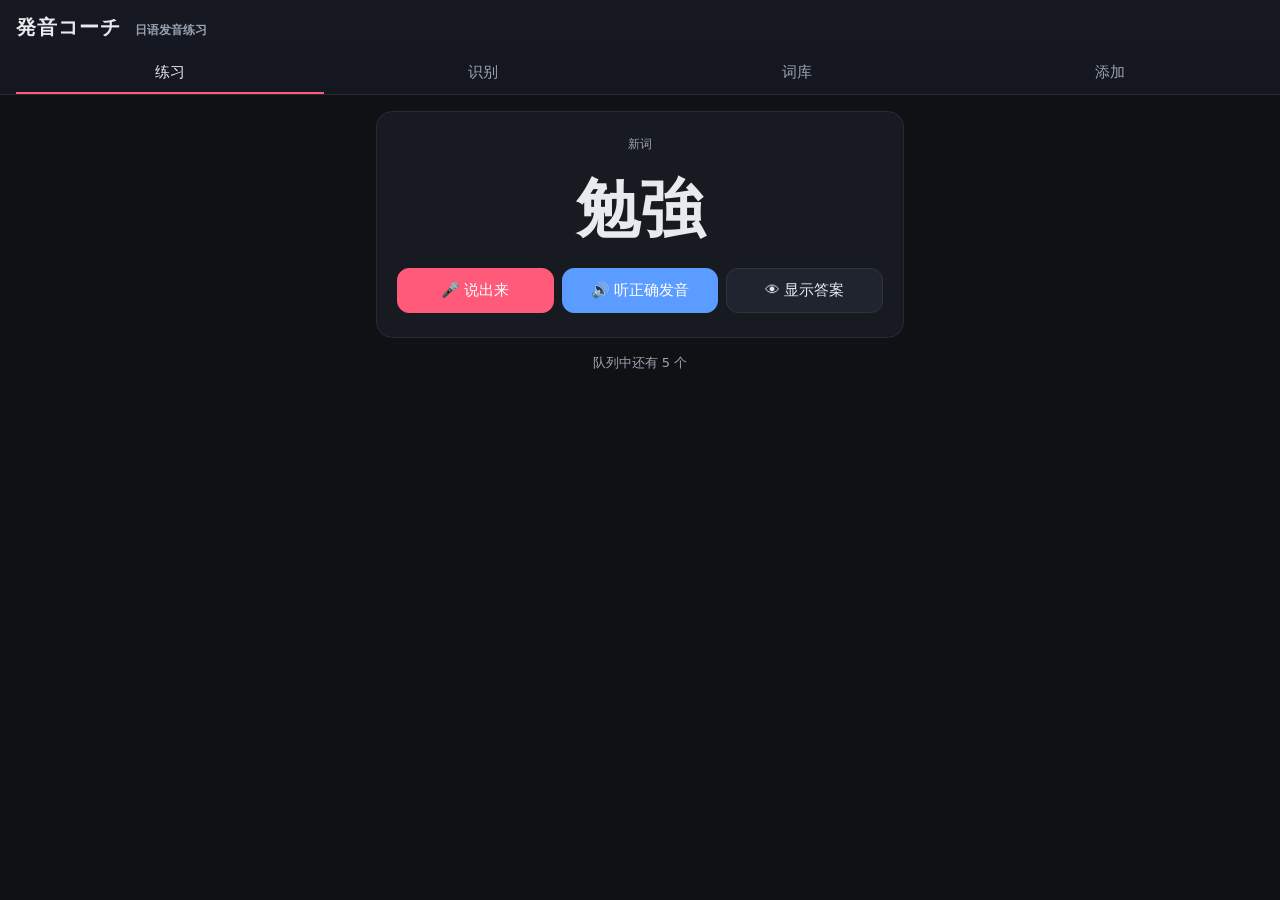
<file: index.html>
<!DOCTYPE html>
<html lang="zh">
<head>
  <meta charset="UTF-8" />
  <meta name="viewport" content="width=device-width, initial-scale=1.0, maximum-scale=1.0" />
  <title>発音コーチ · 日语发音练习</title>
  <link rel="stylesheet" href="styles.css" />
</head>
<body>
  <header class="topbar">
    <h1>発音コーチ <span class="sub">日语发音练习</span></h1>
    <nav class="tabs">
      <button class="tab active" data-view="practice">练习</button>
      <button class="tab" data-view="identify">识别</button>
      <button class="tab" data-view="library">词库</button>
      <button class="tab" data-view="add">添加</button>
    </nav>
  </header>

  <main>
    <!-- ============ PRACTICE ============ -->
    <section id="view-practice" class="view active">
      <div id="practice-empty" class="empty hidden">
        词库是空的。去「添加」一个短语，或让 Claude 帮你加。
      </div>

      <div id="practice-card" class="card practice-card hidden">
        <div class="due-badge" id="due-badge"></div>

        <div class="phrase-big" id="p-phrase">勉強</div>

        <div class="reveal hidden" id="p-reveal">
          <div class="reading">
            <span class="kana" id="p-kana">べんきょう</span>
            <span class="romaji" id="p-romaji">benkyō</span>
          </div>
          <div class="meaning" id="p-meaning">学习</div>
          <div class="trap hidden" id="p-trap"></div>
          <div class="example" id="p-example-box">
            <div class="ex-jp" id="p-ex"></div>
            <div class="ex-kana" id="p-ex-kana"></div>
            <div class="ex-zh" id="p-ex-zh"></div>
          </div>
        </div>

        <div class="speech-result hidden" id="speech-result">
          <div class="heard">听到：<b id="heard-text"></b></div>
          <div class="score-bar"><div class="score-fill" id="score-fill"></div></div>
          <div class="score-label" id="score-label"></div>
        </div>

        <div class="controls">
          <button class="btn btn-mic" id="btn-mic">🎤 说出来</button>
          <button class="btn btn-play" id="btn-play">🔊 听正确发音</button>
          <button class="btn btn-reveal" id="btn-reveal">👁 显示答案</button>
        </div>

        <div class="grade hidden" id="grade-row">
          <button class="btn grade-again" data-grade="again">😵 不会</button>
          <button class="btn grade-hard"  data-grade="hard">😐 勉强</button>
          <button class="btn grade-good"  data-grade="good">🙂 会了</button>
          <button class="btn grade-easy"  data-grade="easy">😎 太简单</button>
        </div>
      </div>

      <div class="practice-progress" id="practice-progress"></div>
    </section>

    <!-- ============ IDENTIFY ============ -->
    <section id="view-identify" class="view">
      <p class="hint">不知道日语怎么读？用中文读音说出这个词，我来帮你认出正确的日语发音。</p>

      <div class="card identify-card">
        <button class="btn btn-mic btn-mic-big" id="btn-id-mic">🎤 用中文读音说一个词</button>
        <button class="btn btn-mic-ja btn-mic-big" id="btn-id-mic-ja">🎌 用日语发音说一个词</button>
        <div class="id-listening hidden" id="id-listening">听着…请说出那个词</div>
        <div class="id-type-row">
          <input type="text" id="id-type-input" class="search" placeholder="或：直接输入汉字（中文 / 日文）" />
          <button class="btn" id="btn-id-type">查字典</button>
          <button class="btn btn-claude" id="btn-id-type-claude">🤖 Claude</button>
        </div>
      </div>

      <div class="card id-result hidden" id="id-result">
        <div class="id-heard">识别到：<b id="id-heard-text"></b></div>
        <div class="id-loading hidden" id="id-loading">📖 正在加载 JMdict 词典（首次约几秒）…</div>

        <div id="id-found" class="hidden">
          <div class="phrase-big" id="id-phrase"></div>
          <div class="reading">
            <span class="kana" id="id-kana"></span>
            <span class="romaji" id="id-romaji"></span>
          </div>
          <div class="meaning" id="id-meaning"></div>
          <div class="id-source hidden" id="id-source"></div>
          <div class="trap hidden" id="id-trap"></div>
          <div class="example hidden" id="id-example">
            <div class="ex-jp" id="id-ex"></div>
            <div class="ex-kana" id="id-ex-kana"></div>
            <div class="ex-zh" id="id-ex-zh"></div>
          </div>
          <div class="controls">
            <button class="btn btn-play" id="id-play">🔊 听发音</button>
            <button class="btn btn-primary" id="id-add">➕ 加入练习</button>
          </div>
          <div class="id-inlib hidden" id="id-inlib">✓ 已在你的词库中</div>
        </div>

        <div id="id-notfound" class="hidden">
          <div class="id-notfound-msg">
            字典里还没有 <b id="id-nf-word"></b>。
          </div>
          <div class="controls">
            <button class="btn btn-claude" id="id-nf-claude">🤖 用 Claude 查询</button>
            <button class="btn" id="id-copy">📋 复制这个词</button>
          </div>
        </div>
      </div>

      <p class="attribution">释义来自 <a href="https://github.com/yomidevs/jmdict-yomitan" target="_blank" rel="noopener">JMdict</a>（英文，CC BY-SA 4.0）；常见词的中文释义为内置。</p>
    </section>

    <!-- ============ LIBRARY ============ -->
    <section id="view-library" class="view">
      <input type="search" id="lib-search" class="search" placeholder="搜索 汉字 / 假名 / 中文意思…" />
      <div id="lib-list" class="lib-list"></div>
    </section>

    <!-- ============ ADD ============ -->
    <section id="view-add" class="view">
      <p class="hint">手动添加一个短语。只有「汉字短语」是必填的，其它留空时会尽量自动补全。</p>
      <form id="add-form" class="add-form">
        <label>汉字短语 *<input name="phrase" required placeholder="勉強" /></label>
        <label>假名读音<input name="kana" placeholder="べんきょう" /></label>
        <label>罗马音<input name="romaji" placeholder="benkyō（留空会自动从假名生成）" /></label>
        <label>中文意思<input name="meaning_zh" placeholder="学习" /></label>
        <label>易混淆提示<input name="trap_zh" placeholder="中文「勉强」=不情愿" /></label>
        <label>例句（日）<input name="example" placeholder="毎日日本語を勉強します。" /></label>
        <label>例句假名<input name="example_kana" placeholder="まいにち…" /></label>
        <label>例句（中）<input name="example_zh" placeholder="我每天学习日语。" /></label>
        <button type="submit" class="btn btn-primary">加入词库</button>
      </form>
      <div class="export-row">
        <button class="btn" id="btn-export">导出词库 (JSON)</button>
        <button class="btn" id="btn-import">导入词库</button>
        <button class="btn" id="btn-reset-progress">重置练习进度</button>
      </div>
      <input type="file" id="import-file" accept="application/json,.json" hidden />

      <div class="settings">
        <h3>🤖 智能查询 API（可选，用于「识别」）</h3>
        <label>服务商
          <select id="api-provider">
            <option value="openrouter">OpenRouter（免费模型 · 无需信用卡 · 推荐）</option>
            <option value="deepseek">DeepSeek（官方 · 便宜 · 中日文强）</option>
            <option value="gemini">Google Gemini（AI Studio 免费额度）</option>
            <option value="anthropic">Anthropic Claude（按量付费）</option>
          </select>
        </label>
        <label>API Key
          <input type="password" id="api-key" placeholder="API Key" autocomplete="off" />
        </label>
        <label>模型
          <select id="api-model"></select>
        </label>
        <button class="btn btn-primary" id="btn-save-api">保存设置</button>
        <p class="hint small" id="api-note"></p>
      </div>

      <div class="settings">
        <h3>🔊 朗读引擎</h3>
        <label>VOICEVOX 引擎地址（留空 = 用系统语音 Kyoko）
          <input type="text" id="tts-voicevox-url" placeholder="例如 http://127.0.0.1:50021" autocomplete="off" />
        </label>
        <button class="btn" id="btn-tts-local" type="button">用本地引擎 (127.0.0.1:50021)</button>
        <label>VOICEVOX 说话人
          <select id="tts-speaker"><option>未启用</option></select>
        </label>
        <label>语速 <span id="tts-rate-val" style="color:var(--text)"></span>
          <input type="range" id="tts-rate" min="0.5" max="1.4" step="0.05" />
        </label>
        <button class="btn btn-primary" id="btn-save-tts">保存朗读设置</button>
        <p class="hint small" id="tts-note"></p>
      </div>
    </section>
  </main>

  <script src="library.js"></script>
  <script src="dict.js"></script>
  <script src="app.js"></script>
</body>
</html>
</file>
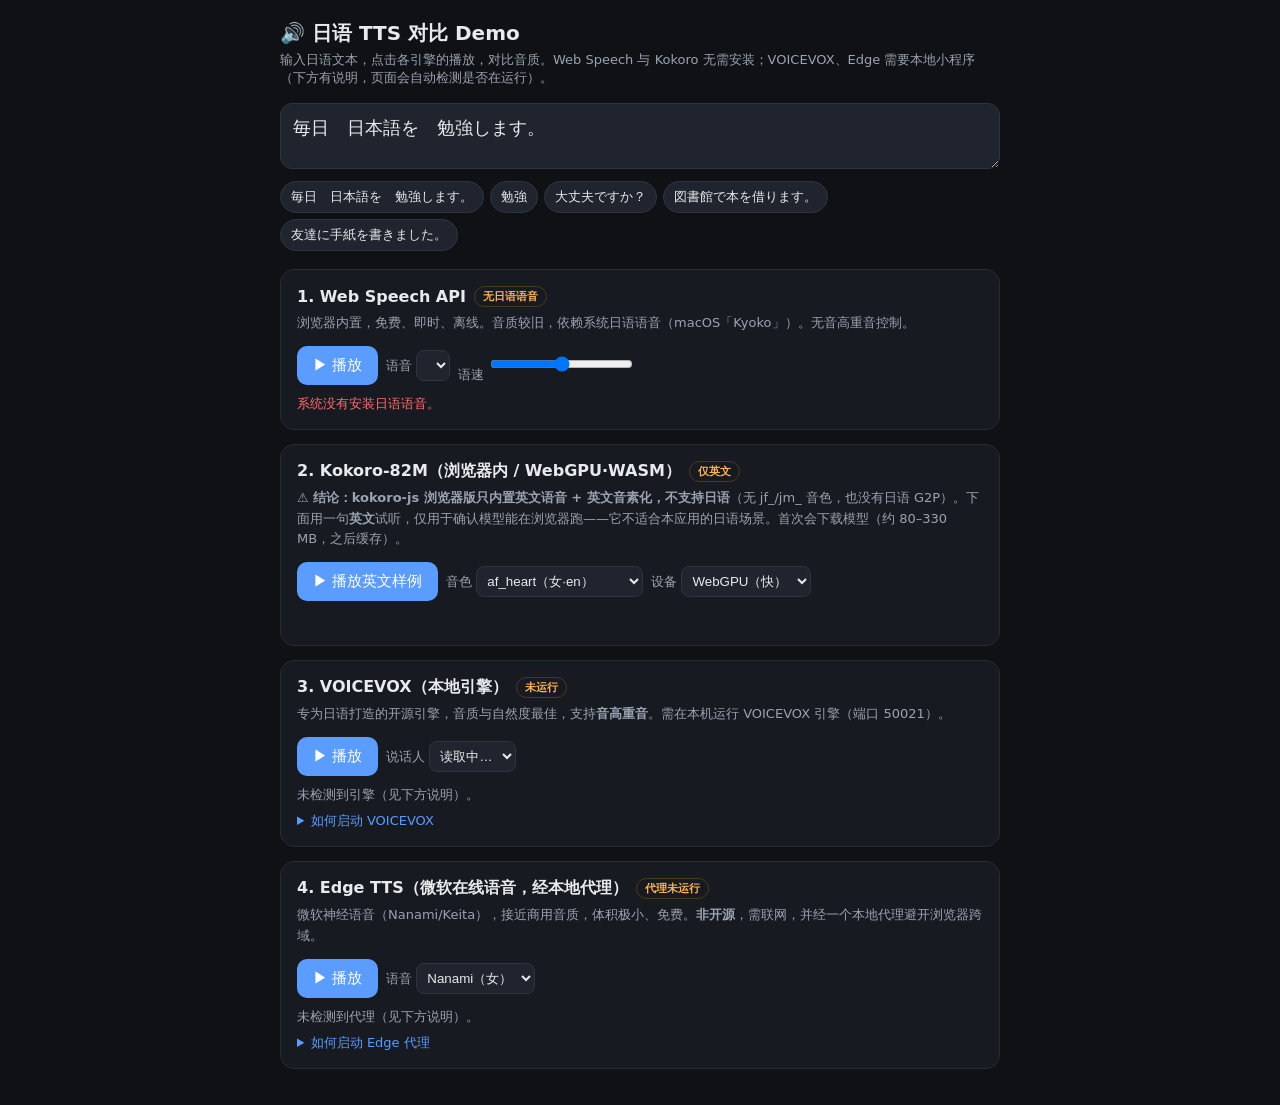
<file: tts-demo.html>
<!DOCTYPE html>
<html lang="zh">
<head>
<meta charset="UTF-8" />
<meta name="viewport" content="width=device-width, initial-scale=1.0" />
<meta http-equiv="Cache-Control" content="no-store, no-cache, must-revalidate" />
<title>TTS 对比 Demo · 日语发音</title>
<style>
  :root{--bg:#0f1115;--panel:#171a21;--p2:#1f242e;--text:#e8eaed;--muted:#9aa3b2;--accent:#ff5a7a;--blue:#5a9cff;--good:#3ecf8e;--warn:#ffb454;--bad:#ff6b6b;}
  *{box-sizing:border-box}
  body{margin:0;background:var(--bg);color:var(--text);font-family:-apple-system,"Hiragino Sans","Noto Sans CJK SC",system-ui,sans-serif;padding:20px;max-width:760px;margin:0 auto}
  h1{font-size:20px;margin:0 0 4px}
  .sub{color:var(--muted);font-size:13px;margin-bottom:16px}
  textarea{width:100%;min-height:64px;padding:12px;border-radius:12px;background:var(--p2);border:1px solid #2f3540;color:var(--text);font-size:18px;resize:vertical}
  .presets{display:flex;gap:6px;flex-wrap:wrap;margin:8px 0 18px}
  .chip{padding:6px 10px;border-radius:999px;background:var(--p2);border:1px solid #2f3540;color:var(--text);font-size:13px;cursor:pointer}
  .card{background:var(--panel);border:1px solid #262b36;border-radius:14px;padding:16px;margin-bottom:14px}
  .card h2{font-size:16px;margin:0 0 4px;display:flex;align-items:center;gap:8px}
  .badge{font-size:11px;padding:2px 8px;border-radius:999px;border:1px solid #2f3540;color:var(--muted)}
  .badge.ok{color:var(--good);border-color:#265c43}
  .badge.no{color:var(--warn);border-color:#4a3a1d}
  .desc{color:var(--muted);font-size:13px;line-height:1.6;margin:6px 0 12px}
  .row{display:flex;gap:8px;align-items:center;flex-wrap:wrap}
  button.play{background:var(--blue);border:none;color:#fff;padding:10px 16px;border-radius:10px;font-size:15px;cursor:pointer}
  button.play:disabled{opacity:.5;cursor:not-allowed}
  select,input[type=range]{background:var(--p2);border:1px solid #2f3540;color:var(--text);border-radius:8px;padding:6px}
  .status{font-size:13px;color:var(--muted);margin-top:10px;min-height:18px}
  .status.err{color:var(--bad)}
  .status.busy{color:var(--blue)}
  code{background:#0c0e12;padding:1px 6px;border-radius:6px;font-size:12px;color:#d6deea}
  details{margin-top:8px}
  summary{cursor:pointer;color:var(--blue);font-size:13px}
  pre{background:#0c0e12;border:1px solid #20242c;border-radius:10px;padding:10px;overflow:auto;font-size:12px;color:#cdd6e2}
  a{color:var(--blue)}
</style>
</head>
<body>
  <h1>🔊 日语 TTS 对比 Demo</h1>
  <div class="sub">输入日语文本，点击各引擎的播放，对比音质。Web Speech 与 Kokoro 无需安装；VOICEVOX、Edge 需要本地小程序（下方有说明，页面会自动检测是否在运行）。</div>

  <textarea id="text">毎日　日本語を　勉強します。</textarea>
  <div class="presets" id="presets"></div>

  <!-- 1. Web Speech -->
  <div class="card">
    <h2>1. Web Speech API <span class="badge" id="b-web">检测中…</span></h2>
    <div class="desc">浏览器内置，免费、即时、离线。音质较旧，依赖系统日语语音（macOS「Kyoko」）。无音高重音控制。</div>
    <div class="row">
      <button class="play" id="web-play">▶ 播放</button>
      <label style="font-size:13px;color:var(--muted)">语音 <select id="web-voice"></select></label>
      <label style="font-size:13px;color:var(--muted)">语速 <input type="range" id="web-rate" min="0.5" max="1.3" step="0.1" value="0.9"></label>
    </div>
    <div class="status" id="web-status"></div>
  </div>

  <!-- 2. Kokoro -->
  <div class="card">
    <h2>2. Kokoro-82M（浏览器内 / WebGPU·WASM） <span class="badge no" id="b-kokoro">仅英文</span></h2>
    <div class="desc">⚠️ <b>结论：kokoro-js 浏览器版只内置英文语音 + 英文音素化，不支持日语</b>（无 jf_/jm_ 音色，也没有日语 G2P）。下面用一句<b>英文</b>试听，仅用于确认模型能在浏览器跑——它不适合本应用的日语场景。首次会下载模型（约 80–330 MB，之后缓存）。</div>
    <div class="row">
      <button class="play" id="kokoro-play">▶ 播放英文样例</button>
      <label style="font-size:13px;color:var(--muted)">音色 <select id="kokoro-voice">
        <option value="af_heart">af_heart（女·en）</option>
        <option value="am_michael">am_michael（男·en）</option>
        <option value="bf_emma">bf_emma（女·en-gb）</option>
      </select></label>
      <label style="font-size:13px;color:var(--muted)">设备 <select id="kokoro-device"></select></label>
    </div>
    <div class="status" id="kokoro-status"></div>
  </div>

  <!-- 3. VOICEVOX -->
  <div class="card">
    <h2>3. VOICEVOX（本地引擎） <span class="badge" id="b-voicevox">检测中…</span></h2>
    <div class="desc">专为日语打造的开源引擎，音质与自然度最佳，支持<b>音高重音</b>。需在本机运行 VOICEVOX 引擎（端口 50021）。</div>
    <div class="row">
      <button class="play" id="voicevox-play">▶ 播放</button>
      <label style="font-size:13px;color:var(--muted)">说话人 <select id="voicevox-speaker"><option value="1">读取中…</option></select></label>
    </div>
    <div class="status" id="voicevox-status"></div>
    <details><summary>如何启动 VOICEVOX</summary>
      <pre>1) 下载安装 VOICEVOX：https://voicevox.hiroshiba.jp/
2) 打开 VOICEVOX 应用（它会在 http://localhost:50021 提供引擎 API）。
   或仅运行引擎：下载 voicevox_engine，运行 run（默认 50021）。
3) 回到本页点「检测/播放」。若浏览器报跨域(CORS)，
   用引擎参数 --cors_policy_mode all 启动。</pre>
    </details>
  </div>

  <!-- 4. Edge TTS -->
  <div class="card">
    <h2>4. Edge TTS（微软在线语音，经本地代理） <span class="badge" id="b-edge">检测中…</span></h2>
    <div class="desc">微软神经语音（Nanami/Keita），接近商用音质，体积极小、免费。<b>非开源</b>，需联网，并经一个本地代理避开浏览器跨域。</div>
    <div class="row">
      <button class="play" id="edge-play">▶ 播放</button>
      <label style="font-size:13px;color:var(--muted)">语音 <select id="edge-voice">
        <option value="ja-JP-NanamiNeural">Nanami（女）</option>
        <option value="ja-JP-KeitaNeural">Keita（男）</option>
        <option value="ja-JP-AoiNeural">Aoi（女）</option>
        <option value="ja-JP-DaichiNeural">Daichi（男）</option>
      </select></label>
    </div>
    <div class="status" id="edge-status"></div>
    <details><summary>如何启动 Edge 代理</summary>
      <pre>pip install edge-tts
python3 tools/edge_proxy.py     # 监听 http://localhost:5050
# 然后回到本页点播放</pre>
    </details>
  </div>

<script type="module">
const $=s=>document.querySelector(s);
const text=()=>$("#text").value.trim();
function setStatus(id,msg,kind){const el=$(id);el.textContent=msg||"";el.className="status"+(kind?" "+kind:"");}
function badge(id,ok,label){const b=$(id);b.textContent=label;b.className="badge "+(ok?"ok":"no");}

/* presets */
const PRESETS=["毎日　日本語を　勉強します。","勉強","大丈夫ですか？","図書館で本を借ります。","友達に手紙を書きました。"];
const pc=$("#presets");PRESETS.forEach(t=>{const c=document.createElement("span");c.className="chip";c.textContent=t;c.onclick=()=>{$("#text").value=t;};pc.appendChild(c);});

/* ---------- 1. Web Speech ---------- */
let voices=[];
function loadVoices(){
  voices=speechSynthesis.getVoices().filter(v=>/ja|JP/i.test(v.lang));
  const sel=$("#web-voice");sel.innerHTML="";
  if(!voices.length){badge("#b-web",false,"无日语语音");setStatus("#web-status","系统没有安装日语语音。","err");return;}
  badge("#b-web",true,"可用");
  voices.forEach((v,i)=>{const o=document.createElement("option");o.value=i;o.textContent=v.name+" ("+v.lang+")";sel.appendChild(o);});
}
if("speechSynthesis" in window){loadVoices();speechSynthesis.onvoiceschanged=loadVoices;}else badge("#b-web",false,"不支持");
$("#web-play").onclick=()=>{
  if(!text())return;speechSynthesis.cancel();
  const u=new SpeechSynthesisUtterance(text());u.lang="ja-JP";
  const v=voices[$("#web-voice").value];if(v)u.voice=v;
  u.rate=parseFloat($("#web-rate").value);
  u.onstart=()=>setStatus("#web-status","播放中…","busy");u.onend=()=>setStatus("#web-status","完成");
  speechSynthesis.speak(u);
};

/* ---------- shared audio play ---------- */
let cur;
function playBlob(blob,statusId){
  if(cur){cur.pause();}
  const url=URL.createObjectURL(blob);cur=new Audio(url);
  cur.onended=()=>{URL.revokeObjectURL(url);setStatus(statusId,"完成");};
  cur.play();setStatus(statusId,"播放中…","busy");
}

/* ---------- 2. Kokoro ---------- */
const devSel=$("#kokoro-device");
const hasGPU=!!navigator.gpu;
devSel.innerHTML = (hasGPU?'<option value="webgpu">WebGPU（快）</option>':'')+'<option value="wasm">WASM（兼容）</option>';
let kokoro=null,kokoroLoading=null;
async function getKokoro(device){
  if(kokoro&&kokoro._dev===device)return kokoro;
  setStatus("#kokoro-status","加载模型中…（首次较慢，请耐心）","busy");
  const {KokoroTTS}=await import("https://cdn.jsdelivr.net/npm/kokoro-js@1.2.0/dist/kokoro.web.js");
  const tts=await KokoroTTS.from_pretrained("onnx-community/Kokoro-82M-v1.0-ONNX",{dtype:device==="webgpu"?"fp32":"q8",device});
  tts._dev=device;kokoro=tts;return tts;
}
const KOKORO_SAMPLE="Hello, this is the Kokoro text to speech model running in your browser.";
$("#kokoro-play").onclick=async()=>{
  try{
    const tts=await getKokoro(devSel.value);
    setStatus("#kokoro-status","合成英文中…","busy");
    const audio=await tts.generate(KOKORO_SAMPLE,{voice:$("#kokoro-voice").value});
    const blob=audio.toBlob?audio.toBlob():new Blob([audio.toWav()],{type:"audio/wav"});
    badge("#b-kokoro",false,"仅英文");playBlob(blob,"#kokoro-status");
  }catch(e){setStatus("#kokoro-status","失败："+e.message+"（详见控制台）","err");console.error(e);}
};

/* ---------- 3. VOICEVOX ---------- */
const VV="http://127.0.0.1:50021";  // 127.0.0.1, not localhost: engine binds IPv4 only
async function checkVoicevox(){
  try{
    const r=await fetch(VV+"/version",{cache:"no-store"});if(!r.ok)throw 0;
    badge("#b-voicevox",true,"运行中 v"+(await r.json()));
    const sp=await(await fetch(VV+"/speakers")).json();
    const sel=$("#voicevox-speaker");sel.innerHTML="";
    sp.slice(0,12).forEach(s=>s.styles.forEach(st=>{const o=document.createElement("option");o.value=st.id;o.textContent=s.name+" / "+st.name;sel.appendChild(o);}));
  }catch(e){badge("#b-voicevox",false,"未运行");setStatus("#voicevox-status","未检测到引擎（见下方说明）。");}
}
checkVoicevox();
$("#voicevox-play").onclick=async()=>{
  if(!text())return;const spk=$("#voicevox-speaker").value;
  try{
    setStatus("#voicevox-status","合成中…","busy");
    const q=await(await fetch(`${VV}/audio_query?speaker=${spk}&text=`+encodeURIComponent(text()),{method:"POST"})).json();
    const wav=await(await fetch(`${VV}/synthesis?speaker=${spk}`,{method:"POST",headers:{"content-type":"application/json"},body:JSON.stringify(q)})).blob();
    playBlob(wav,"#voicevox-status");
  }catch(e){setStatus("#voicevox-status","失败："+e.message+"（引擎是否运行？跨域是否允许？）","err");}
};

/* ---------- 4. Edge TTS proxy ---------- */
const EDGE="http://127.0.0.1:5050";  // 127.0.0.1, not localhost (IPv4)
async function checkEdge(){
  try{const r=await fetch(EDGE+"/health",{cache:"no-store"});if(!r.ok)throw 0;badge("#b-edge",true,"代理运行中");}
  catch(e){badge("#b-edge",false,"代理未运行");setStatus("#edge-status","未检测到代理（见下方说明）。");}
}
checkEdge();
$("#edge-play").onclick=async()=>{
  if(!text())return;
  try{
    setStatus("#edge-status","合成中…","busy");
    const url=`${EDGE}/tts?voice=${encodeURIComponent($("#edge-voice").value)}&text=`+encodeURIComponent(text());
    const r=await fetch(url);if(!r.ok)throw new Error("HTTP "+r.status+" "+await r.text());
    playBlob(await r.blob(),"#edge-status");
  }catch(e){setStatus("#edge-status","失败："+e.message,"err");}
};
</script>
</body>
</html>
</file>
<file: styles.css>
:root {
  --bg: #0f1115;
  --panel: #171a21;
  --panel-2: #1f242e;
  --text: #e8eaed;
  --muted: #9aa3b2;
  --accent: #ff5a7a;
  --accent-2: #5a9cff;
  --good: #3ecf8e;
  --warn: #ffb454;
  --bad: #ff6b6b;
  --radius: 16px;
  font-family: -apple-system, "Hiragino Sans", "Noto Sans CJK SC", "PingFang SC", system-ui, sans-serif;
}

* { box-sizing: border-box; }
html, body { margin: 0; background: var(--bg); color: var(--text); }
body { min-height: 100vh; }

.topbar {
  position: sticky; top: 0; z-index: 10;
  background: linear-gradient(180deg, #161922, #14171f);
  padding: 14px 16px 0;
  border-bottom: 1px solid #252a35;
}
.topbar h1 { margin: 0 0 12px; font-size: 20px; letter-spacing: 1px; }
.topbar h1 .sub { font-size: 12px; color: var(--muted); margin-left: 6px; letter-spacing: 0; }

.tabs { display: flex; gap: 6px; }
.tab {
  flex: 1; padding: 10px 0; border: none; cursor: pointer;
  background: transparent; color: var(--muted); font-size: 15px;
  border-bottom: 2px solid transparent;
}
.tab.active { color: var(--text); border-bottom-color: var(--accent); }

main { max-width: 560px; margin: 0 auto; padding: 16px; }
.view { display: none; }
.view.active { display: block; }

.hidden { display: none !important; }

.empty, .hint {
  color: var(--muted); text-align: center; padding: 32px 16px; line-height: 1.6;
}
.hint { text-align: left; padding: 0 0 12px; }

/* ---------- Practice card ---------- */
.card {
  background: var(--panel); border: 1px solid #262b36;
  border-radius: var(--radius); padding: 24px 20px;
}
.practice-card { text-align: center; position: relative; }

.due-badge { color: var(--muted); font-size: 12px; min-height: 16px; }

.phrase-big {
  font-size: 64px; font-weight: 700; margin: 18px 0 8px;
  line-height: 1.2; word-break: break-all;
}

.reveal { margin-top: 10px; animation: fade .25s ease; }
.reading { display: flex; flex-direction: column; gap: 2px; margin-bottom: 10px; }
.kana { font-size: 26px; color: var(--accent-2); }
.romaji { font-size: 15px; color: var(--muted); letter-spacing: 1px; }
.meaning { font-size: 22px; font-weight: 600; margin-bottom: 8px; }
.trap {
  font-size: 13px; color: var(--warn); background: #2a2118;
  border: 1px solid #4a3a1d; padding: 8px 10px; border-radius: 10px; margin-bottom: 12px;
}
.example { text-align: left; background: var(--panel-2); border-radius: 12px; padding: 12px 14px; margin-top: 6px; }
.ex-jp { font-size: 17px; margin-bottom: 4px; }
.ex-kana { font-size: 13px; color: var(--accent-2); margin-bottom: 4px; }
.ex-zh { font-size: 14px; color: var(--muted); }

/* ---------- Speech result ---------- */
.speech-result { margin: 16px 0 4px; animation: fade .25s ease; }
.heard { font-size: 14px; color: var(--muted); margin-bottom: 8px; }
.heard b { color: var(--text); }
.score-bar { height: 10px; background: #2a2f3a; border-radius: 999px; overflow: hidden; }
.score-fill { height: 100%; width: 0; transition: width .4s ease; border-radius: 999px; }
.score-label { font-size: 14px; margin-top: 6px; font-weight: 600; }

/* ---------- Controls ---------- */
.controls { display: flex; gap: 8px; margin-top: 20px; flex-wrap: wrap; }
.btn {
  flex: 1; min-width: 90px; padding: 12px 10px; border-radius: 12px; cursor: pointer;
  border: 1px solid #2f3540; background: var(--panel-2); color: var(--text);
  font-size: 15px; transition: transform .06s ease, background .15s ease;
}
.btn:active { transform: scale(.97); }
.btn-mic { background: var(--accent); border-color: var(--accent); color: #fff; }
.btn-mic.recording { animation: pulse 1s infinite; }
.btn-play { background: var(--accent-2); border-color: var(--accent-2); color: #fff; }
.btn-primary { background: var(--good); border-color: var(--good); color: #05291c; font-weight: 700; flex: none; width: 100%; margin-top: 6px; }

.grade { display: flex; gap: 6px; margin-top: 14px; }
.grade .btn { font-size: 14px; padding: 10px 4px; }
.grade-again { border-color: #5a2730; }
.grade-good { border-color: #265c43; }
.grade-easy { border-color: #2a4a6e; }

.practice-progress { text-align: center; color: var(--muted); font-size: 13px; margin-top: 16px; }

/* ---------- Library ---------- */
.search {
  width: 100%; padding: 12px 14px; border-radius: 12px; margin-bottom: 14px;
  background: var(--panel-2); border: 1px solid #2f3540; color: var(--text); font-size: 15px;
}
.lib-list { display: flex; flex-direction: column; gap: 10px; }
.lib-item {
  background: var(--panel); border: 1px solid #262b36; border-radius: 12px;
  padding: 12px 14px; display: flex; align-items: center; gap: 12px;
}
.lib-item .li-main { flex: 1; min-width: 0; }
.lib-item .li-phrase { font-size: 22px; font-weight: 600; }
.lib-item .li-kana { font-size: 13px; color: var(--accent-2); }
.lib-item .li-meaning { font-size: 14px; color: var(--muted); }
.lib-item .li-play { background: none; border: none; font-size: 22px; cursor: pointer; }
.lib-item .li-stat { font-size: 11px; color: var(--muted); white-space: nowrap; }

/* ---------- Identify ---------- */
.identify-card { text-align: center; }
.btn-mic-big { width: 100%; flex: none; padding: 18px; font-size: 17px; }
.btn-mic-ja { background: var(--accent-2); border-color: var(--accent-2); color: #fff; margin-top: 8px; }
.btn-mic-ja.recording { animation: pulse 1s infinite; }
.id-listening { color: var(--accent); margin-top: 14px; font-size: 14px; animation: fade .2s ease; }
.id-result { margin-top: 14px; text-align: center; animation: fade .25s ease; }
.id-heard { color: var(--muted); font-size: 14px; margin-bottom: 8px; }
.id-heard b { color: var(--text); }
.id-inlib { color: var(--good); font-size: 13px; margin-top: 10px; }
.id-notfound-msg { color: var(--muted); line-height: 1.7; margin: 12px 0 16px; }
.id-notfound-msg b { color: var(--warn); font-size: 22px; }
.id-loading { color: var(--accent-2); font-size: 14px; margin: 10px 0; }
.id-source { font-size: 12px; color: var(--muted); margin: 4px 0 6px; }
.attribution { color: var(--muted); font-size: 12px; text-align: center; margin-top: 16px; line-height: 1.6; }
.attribution a { color: var(--accent-2); }
.id-type-row { display: flex; gap: 6px; margin-top: 12px; }
.id-type-row .search { margin-bottom: 0; flex: 1; }
.id-type-row .btn { flex: none; min-width: 0; padding: 10px 12px; }
.btn-claude { background: #6b4ea8; border-color: #6b4ea8; color: #fff; }
.settings { margin-top: 24px; padding-top: 18px; border-top: 1px solid #262b36; display: flex; flex-direction: column; gap: 10px; }
.settings h3 { margin: 0 0 4px; font-size: 15px; font-weight: 600; }
.settings label { display: flex; flex-direction: column; gap: 4px; font-size: 13px; color: var(--muted); }
.settings input, .settings select {
  padding: 10px 12px; border-radius: 10px; background: var(--panel-2);
  border: 1px solid #2f3540; color: var(--text); font-size: 16px;
}
.hint.small { font-size: 11px; }

/* ---------- Add form ---------- */
.add-form { display: flex; flex-direction: column; gap: 10px; }
.add-form label { display: flex; flex-direction: column; gap: 4px; font-size: 13px; color: var(--muted); }
.add-form input {
  padding: 10px 12px; border-radius: 10px; background: var(--panel-2);
  border: 1px solid #2f3540; color: var(--text); font-size: 16px;
}
.export-row { display: flex; gap: 8px; margin-top: 20px; }

@keyframes fade { from { opacity: 0; transform: translateY(4px); } to { opacity: 1; transform: none; } }
@keyframes pulse { 0%,100% { box-shadow: 0 0 0 0 rgba(255,90,122,.5);} 50% { box-shadow: 0 0 0 10px rgba(255,90,122,0);} }
</file>
